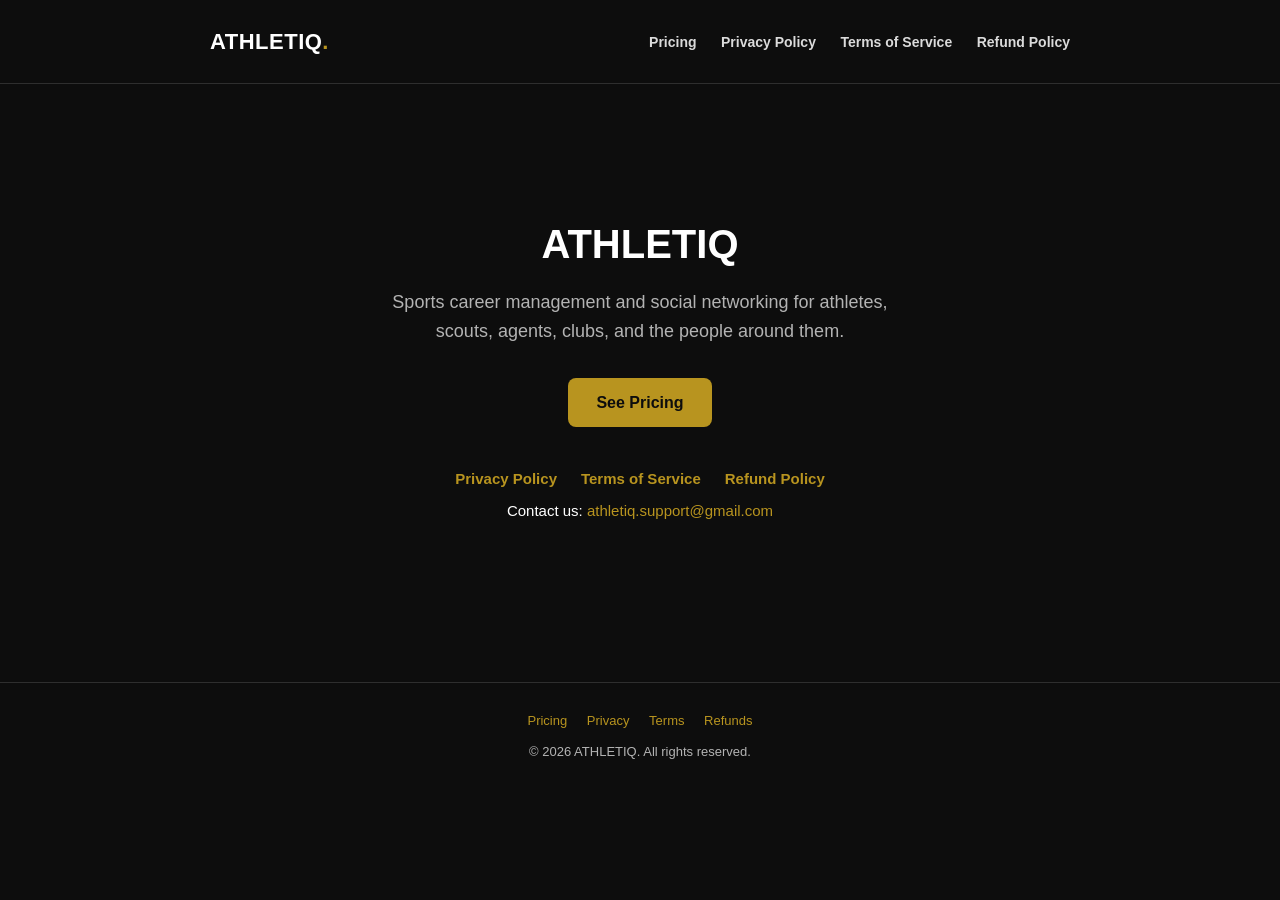
<file: index.html>
<!doctype html>
<html lang="en">
<head>
<meta charset="utf-8">
<meta name="viewport" content="width=device-width, initial-scale=1">
<title>ATHLETIQ</title>
<link rel="stylesheet" href="style.css">
</head>
<body class="dark">

<header class="site-header">
  <div class="wrap">
    <span class="logo">ATHLETIQ<span class="dot">.</span></span>
    <nav class="site-nav">
      <a href="pricing.html">Pricing</a>
      <a href="privacy.html">Privacy Policy</a>
      <a href="terms.html">Terms of Service</a>
      <a href="refund.html">Refund Policy</a>
    </nav>
  </div>
</header>

<main>
  <div class="hero">
    <h1>ATHLETIQ</h1>
    <p class="tagline">Sports career management and social networking for athletes, scouts, agents, clubs, and the people around them.</p>
    <a class="btn" href="pricing.html">See Pricing</a>

    <div class="link-row">
      <a href="privacy.html">Privacy Policy</a>
      <a href="terms.html">Terms of Service</a>
      <a href="refund.html">Refund Policy</a>
    </div>

    <p class="contact-line">Contact us: <a href="mailto:athletiq.support@gmail.com">athletiq.support@gmail.com</a></p>
  </div>
</main>

<footer class="site-footer">
  <div class="wrap">
    <div>
      <a href="pricing.html">Pricing</a>
      <a href="privacy.html">Privacy</a>
      <a href="terms.html">Terms</a>
      <a href="refund.html">Refunds</a>
    </div>
    <div style="margin-top:10px;">&copy; 2026 ATHLETIQ. All rights reserved.</div>
  </div>
</footer>

</body>
</html>
</file>
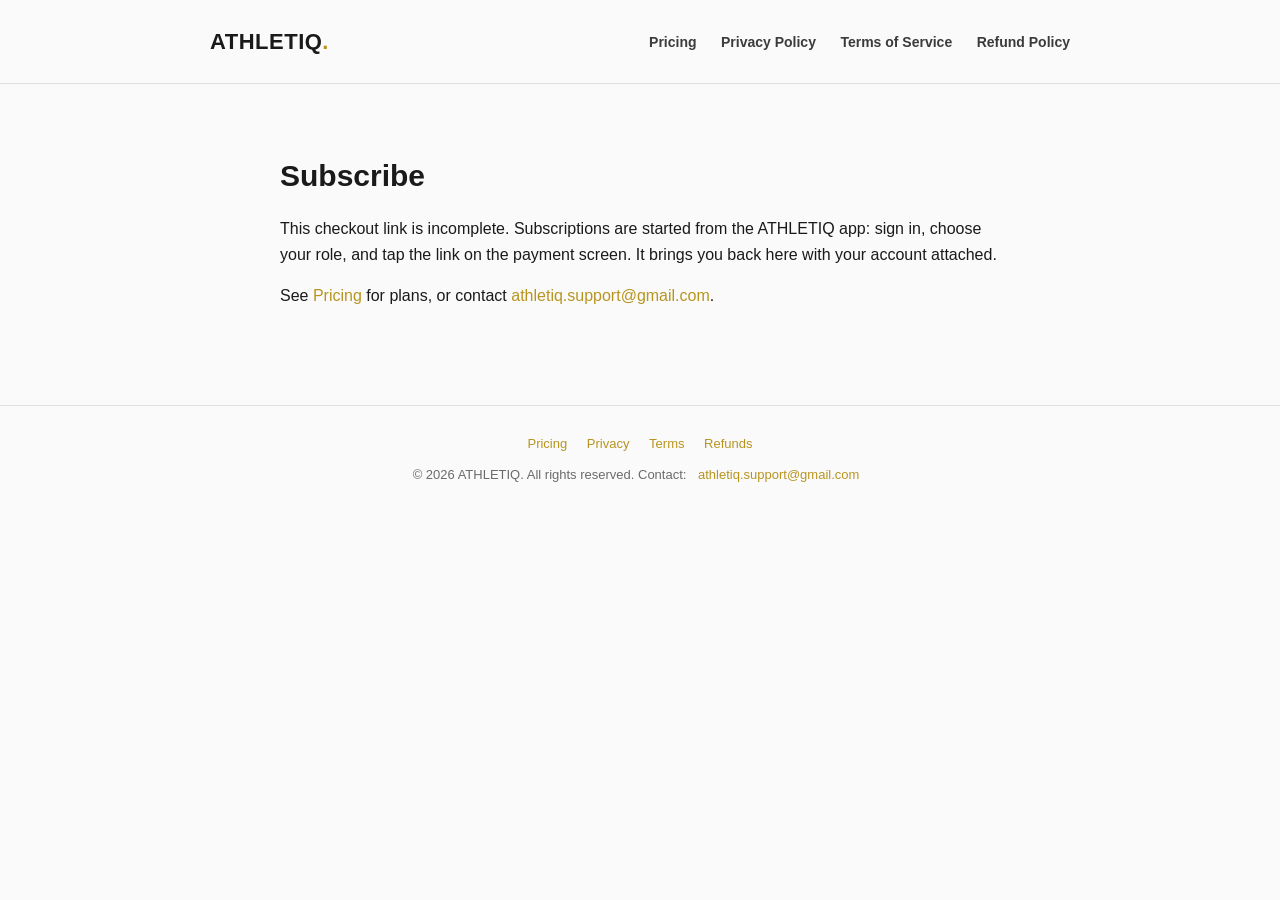
<file: checkout.html>
<!doctype html>
<html lang="en">
<head>
<meta charset="utf-8">
<meta name="viewport" content="width=device-width, initial-scale=1">
<meta name="robots" content="noindex">
<title>Subscribe — ATHLETIQ</title>
<link rel="stylesheet" href="style.css">
<!--
  Opened from the app's payment screen as
    checkout.html?role=<AppRole.name>&uid=<Firebase uid>&email=<email>
  The uid is passed to Paddle as customData.firebaseUid, which Paddle
  copies onto the subscription — functions/src/index.ts's paddleWebhook
  reads it from there to find users/{uid}. Without a uid, the webhook
  can't attribute the payment to anyone, so this page refuses to open
  checkout rather than take a payment it can't deliver.

  Provisioning happens ONLY in the webhook. The "payment received" state
  below is UX, not proof of payment — the app waits for the Firestore
  update, not for this page.
-->
</head>
<body class="light">

<header class="site-header">
  <div class="wrap">
    <a class="logo" href="index.html" style="color:inherit;">ATHLETIQ<span class="dot">.</span></a>
    <nav class="site-nav">
      <a href="pricing.html">Pricing</a>
      <a href="privacy.html">Privacy Policy</a>
      <a href="terms.html">Terms of Service</a>
      <a href="refund.html">Refund Policy</a>
    </nav>
  </div>
</header>

<main>
  <div class="wrap">
    <h1 class="page-title">Subscribe</h1>

    <section id="state-invalid" hidden>
      <p>This checkout link is incomplete. Subscriptions are started from the ATHLETIQ app: sign in, choose your role, and tap the link on the payment screen. It brings you back here with your account attached.</p>
      <p>See <a href="pricing.html">Pricing</a> for plans, or contact <a href="mailto:athletiq.support@gmail.com">athletiq.support@gmail.com</a>.</p>
    </section>

    <section id="state-ready" hidden>
      <p class="updated">Billed monthly in USD. Cancel anytime, effective at the end of the current billing period.</p>
      <table class="pricing">
        <tbody>
          <tr><td id="plan-label"></td><td class="price" id="plan-amount"></td></tr>
        </tbody>
      </table>
      <p id="account-line" class="checkout-account"></p>
      <button type="button" class="btn" id="subscribe-btn" disabled>Loading checkout…</button>
      <div class="note-box">
        By subscribing you agree to our <a href="terms.html">Terms of Service</a> and <a href="refund.html">Refund Policy</a>. Payments are processed by Paddle, our authorized reseller. Taxes may apply depending on your location.
      </div>
    </section>

    <section id="state-done" hidden>
      <p><strong>Payment received — thank you.</strong></p>
      <p>Go back to the ATHLETIQ app. Your role unlocks automatically once we've confirmed the payment, usually within a few seconds. You'll also get a receipt from Paddle by email.</p>
    </section>

    <section id="state-error" hidden>
      <p>Checkout couldn't be loaded. Please try again in a moment. If it keeps happening, contact <a href="mailto:athletiq.support@gmail.com">athletiq.support@gmail.com</a>.</p>
    </section>
  </div>
</main>

<footer class="site-footer">
  <div class="wrap">
    <div>
      <a href="pricing.html">Pricing</a>
      <a href="privacy.html">Privacy</a>
      <a href="terms.html">Terms</a>
      <a href="refund.html">Refunds</a>
    </div>
    <div style="margin-top:10px;">&copy; 2026 ATHLETIQ. All rights reserved. Contact: <a href="mailto:athletiq.support@gmail.com">athletiq.support@gmail.com</a></div>
  </div>
</footer>

<script src="paddle-config.js"></script>
<script src="https://cdn.paddle.com/paddle/v2/paddle.js"></script>
<script>
(function () {
  var config = window.ATHLETIQ_PADDLE;
  var params = new URLSearchParams(window.location.search);
  var role = params.get("role") || "";
  var uid = params.get("uid") || "";
  var email = params.get("email") || "";

  function show(id) {
    ["state-invalid", "state-ready", "state-done", "state-error"].forEach(function (s) {
      document.getElementById(s).hidden = s !== id;
    });
  }

  // Own-property check so ?role=toString etc. can't resolve to a
  // prototype member. Firebase uids are opaque; this only rejects
  // obviously malformed values, not a well-formed wrong uid.
  var plan = Object.prototype.hasOwnProperty.call(config.prices, role) ? config.prices[role] : null;
  if (!plan || !/^[A-Za-z0-9_-]{1,128}$/.test(uid)) {
    show("state-invalid");
    return;
  }

  document.getElementById("plan-label").textContent = plan.label;
  document.getElementById("plan-amount").textContent = plan.amount;
  document.getElementById("account-line").textContent = email
    ? "Subscribing as " + email + "."
    : "";
  show("state-ready");

  if (typeof Paddle === "undefined") {
    show("state-error");
    return;
  }

  if (config.environment === "sandbox") {
    Paddle.Environment.set("sandbox");
  }

  Paddle.Initialize({
    token: config.clientToken,
    eventCallback: function (event) {
      if (event.name === "checkout.completed") {
        show("state-done");
      } else if (event.name === "checkout.error") {
        console.error("Paddle checkout error", event);
        show("state-error");
      }
    },
  });

  var button = document.getElementById("subscribe-btn");
  button.disabled = false;
  button.textContent = "Continue to payment";
  button.addEventListener("click", function () {
    var options = {
      items: [{ priceId: plan.priceId, quantity: 1 }],
      customData: { firebaseUid: uid },
      settings: { variant: "one-page", displayMode: "overlay", theme: "light" },
    };
    if (email) {
      options.customer = { email: email };
    }
    Paddle.Checkout.open(options);
  });
})();
</script>

</body>
</html>
</file>
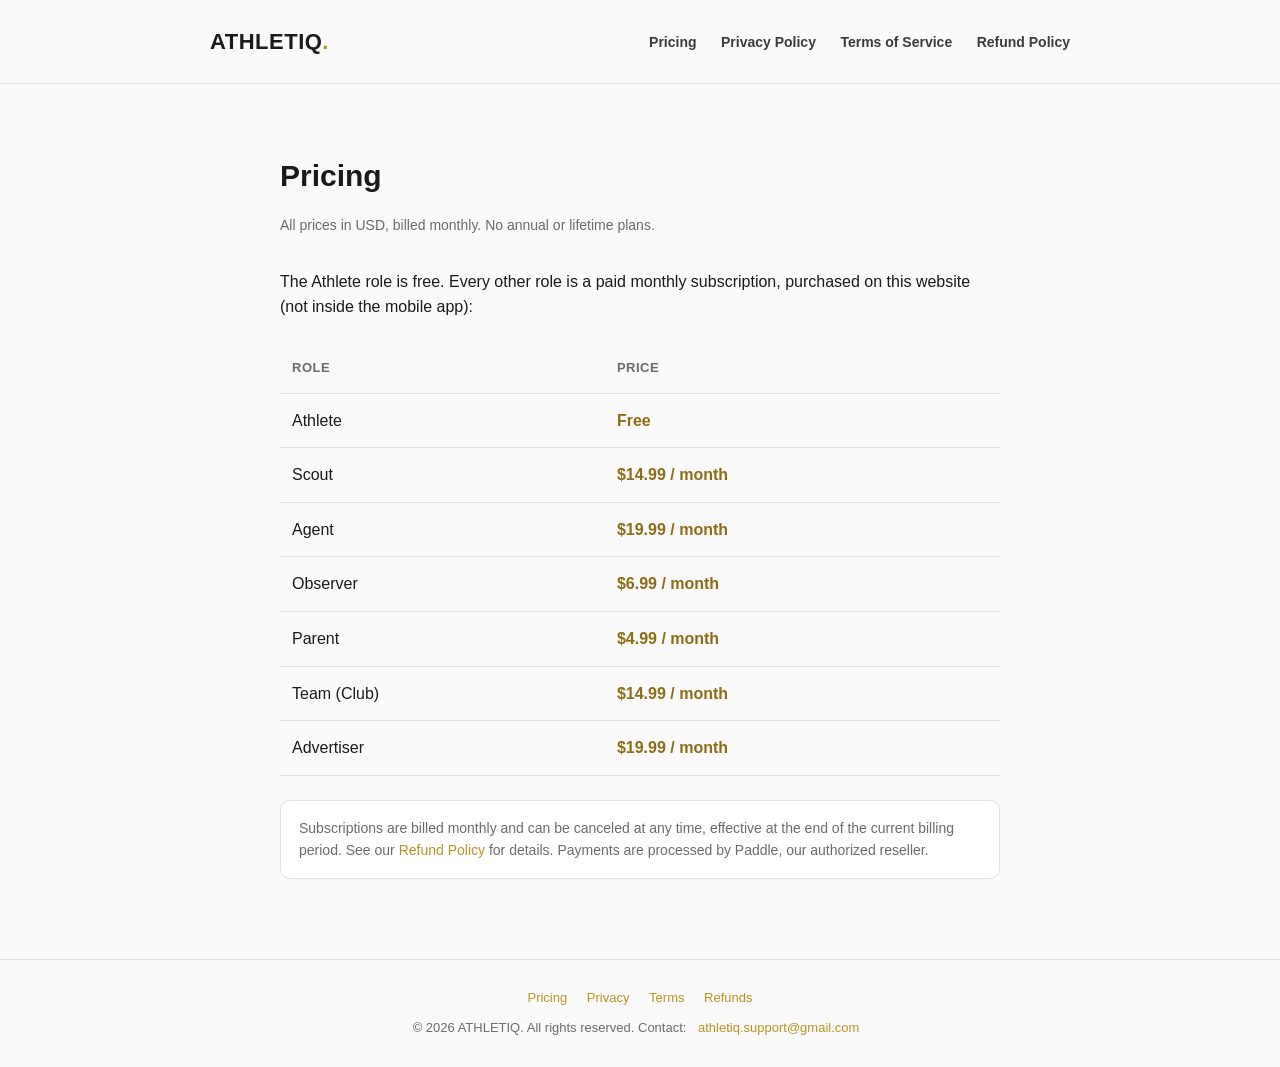
<file: pricing.html>
<!doctype html>
<html lang="en">
<head>
<meta charset="utf-8">
<meta name="viewport" content="width=device-width, initial-scale=1">
<title>Pricing — ATHLETIQ</title>
<link rel="stylesheet" href="style.css">
</head>
<body class="light">

<header class="site-header">
  <div class="wrap">
    <a class="logo" href="index.html" style="color:inherit;">ATHLETIQ<span class="dot">.</span></a>
    <nav class="site-nav">
      <a href="pricing.html">Pricing</a>
      <a href="privacy.html">Privacy Policy</a>
      <a href="terms.html">Terms of Service</a>
      <a href="refund.html">Refund Policy</a>
    </nav>
  </div>
</header>

<main>
  <div class="wrap">
    <h1 class="page-title">Pricing</h1>
    <p class="updated">All prices in USD, billed monthly. No annual or lifetime plans.</p>

    <p>The Athlete role is free. Every other role is a paid monthly subscription, purchased on this website (not inside the mobile app):</p>

    <table class="pricing">
      <thead>
        <tr><th>Role</th><th>Price</th></tr>
      </thead>
      <tbody>
        <tr><td>Athlete</td><td class="price">Free</td></tr>
        <tr><td>Scout</td><td class="price">$14.99 / month</td></tr>
        <tr><td>Agent</td><td class="price">$19.99 / month</td></tr>
        <tr><td>Observer</td><td class="price">$6.99 / month</td></tr>
        <tr><td>Parent</td><td class="price">$4.99 / month</td></tr>
        <tr><td>Team (Club)</td><td class="price">$14.99 / month</td></tr>
        <tr><td>Advertiser</td><td class="price">$19.99 / month</td></tr>
      </tbody>
    </table>

    <div class="note-box">
      Subscriptions are billed monthly and can be canceled at any time, effective at the end of the current billing period. See our <a href="refund.html">Refund Policy</a> for details. Payments are processed by Paddle, our authorized reseller.
    </div>
  </div>
</main>

<footer class="site-footer">
  <div class="wrap">
    <div>
      <a href="pricing.html">Pricing</a>
      <a href="privacy.html">Privacy</a>
      <a href="terms.html">Terms</a>
      <a href="refund.html">Refunds</a>
    </div>
    <div style="margin-top:10px;">&copy; 2026 ATHLETIQ. All rights reserved. Contact: <a href="mailto:athletiq.support@gmail.com">athletiq.support@gmail.com</a></div>
  </div>
</footer>

</body>
</html>
</file>
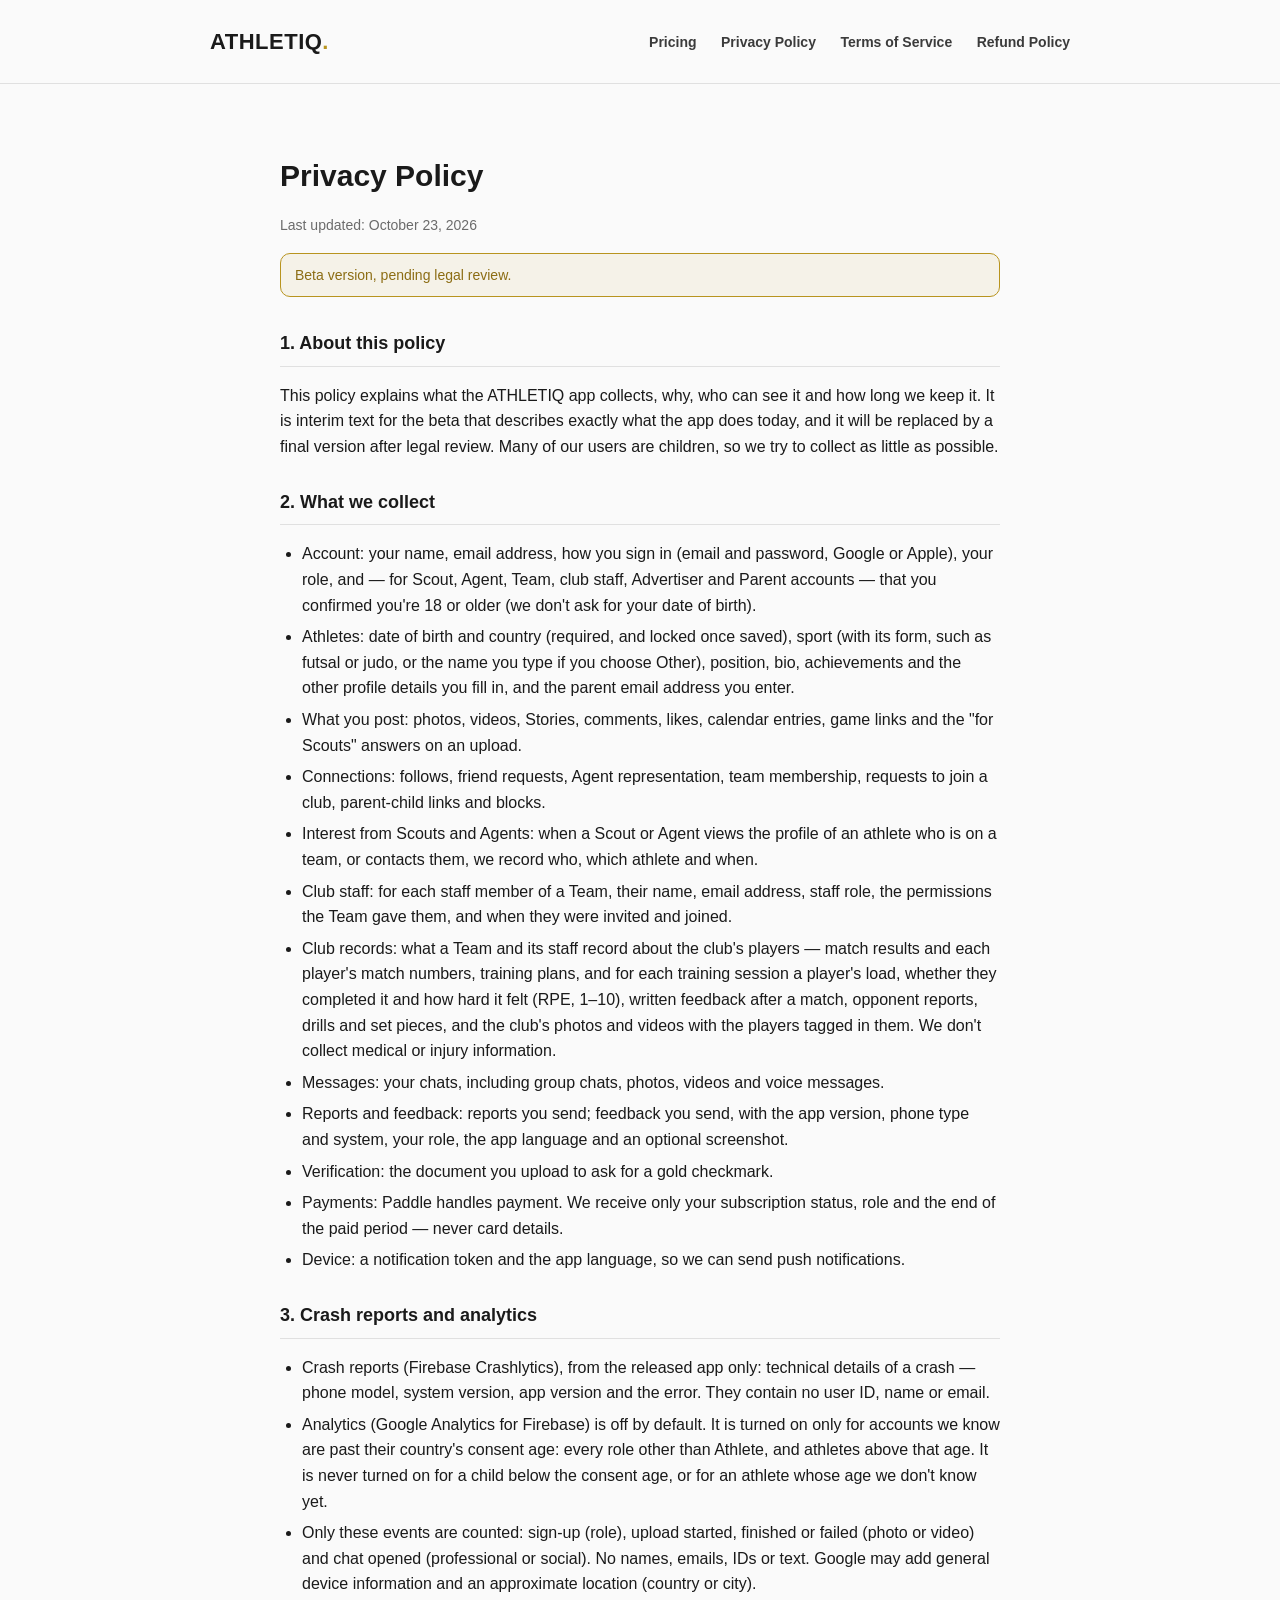
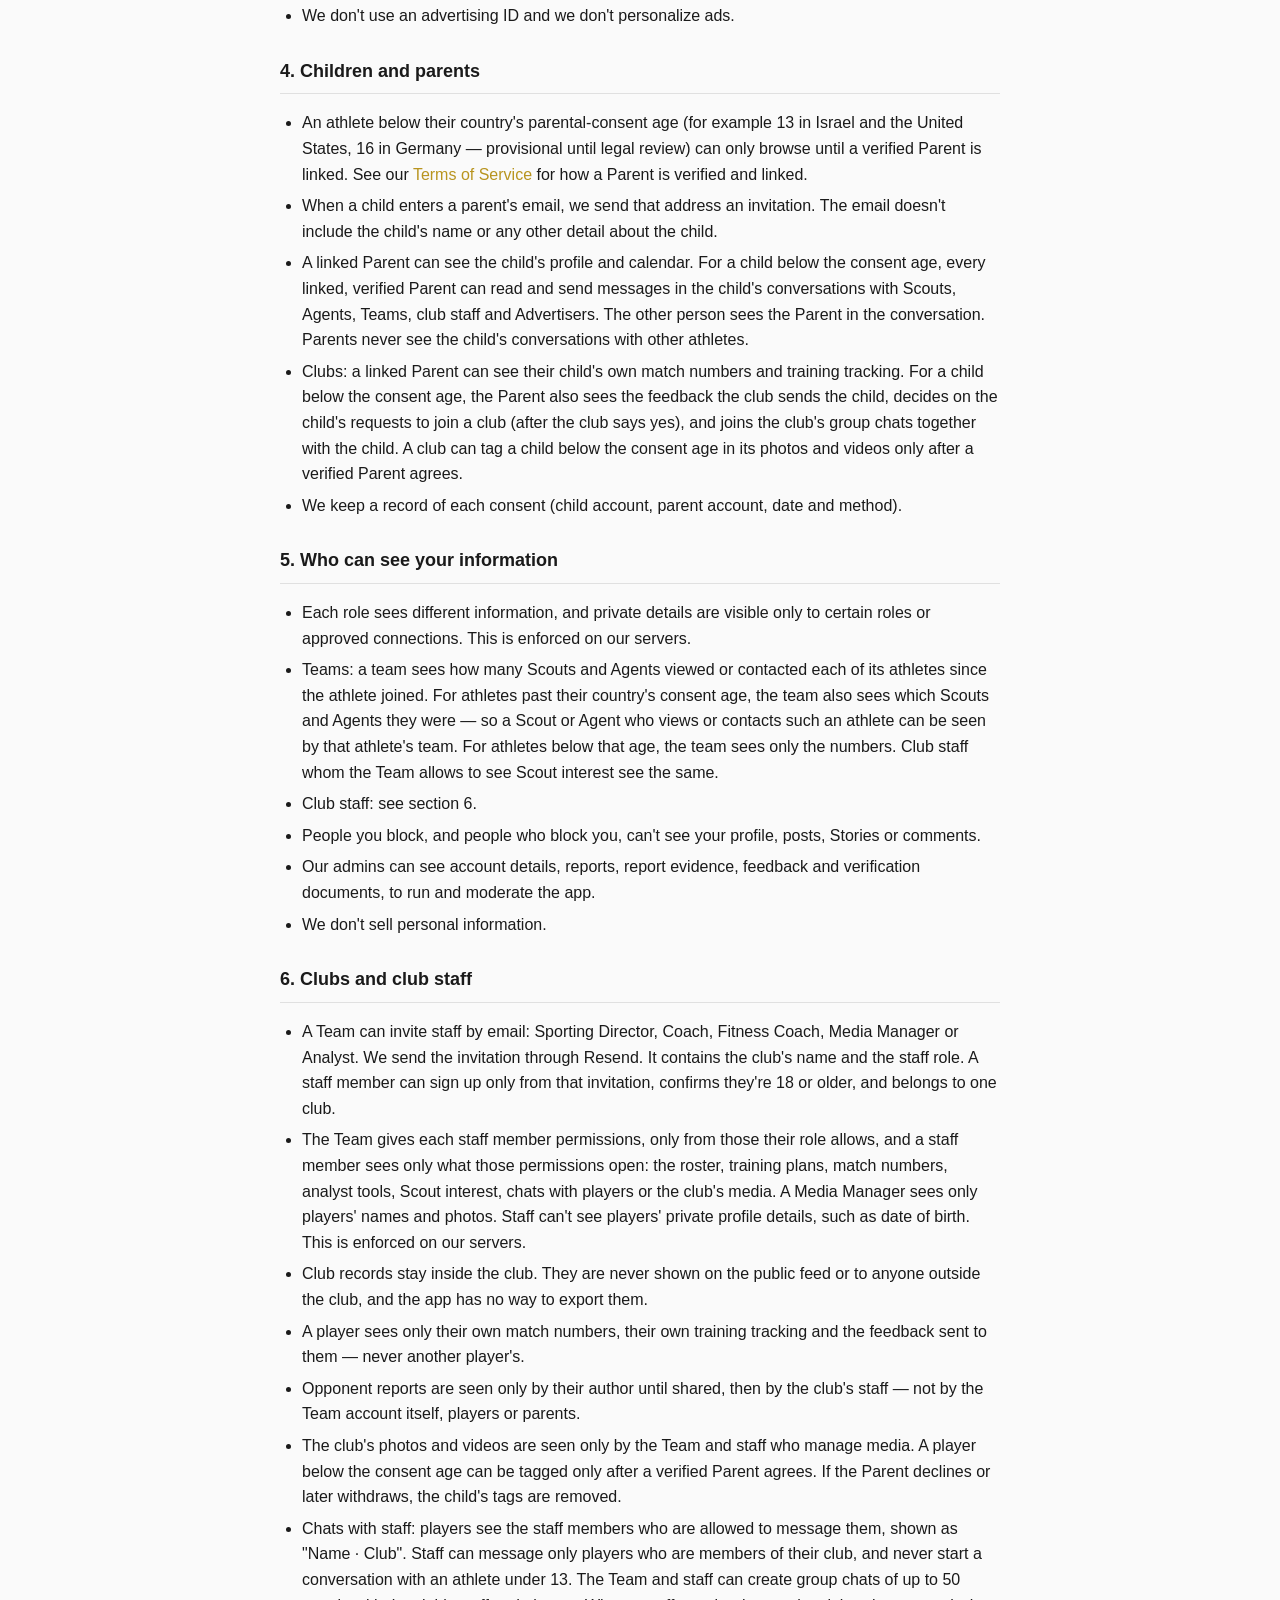
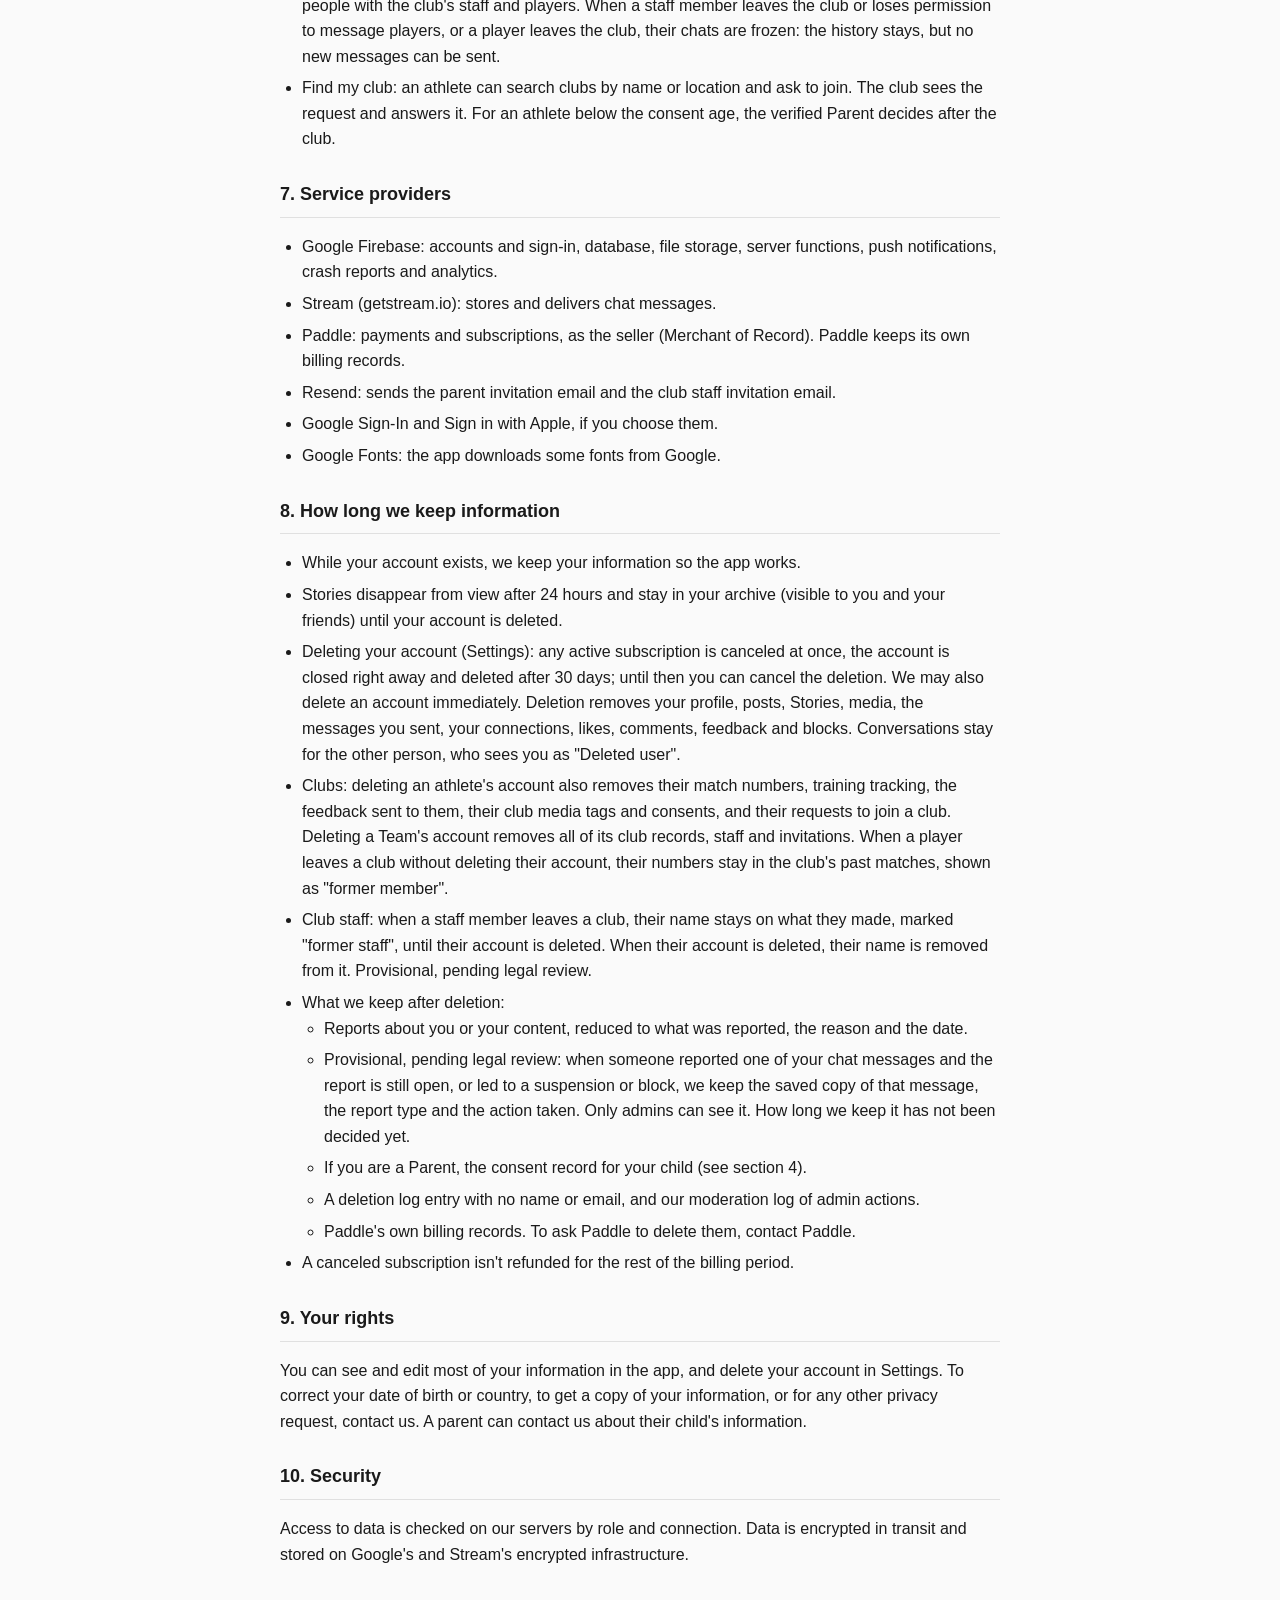
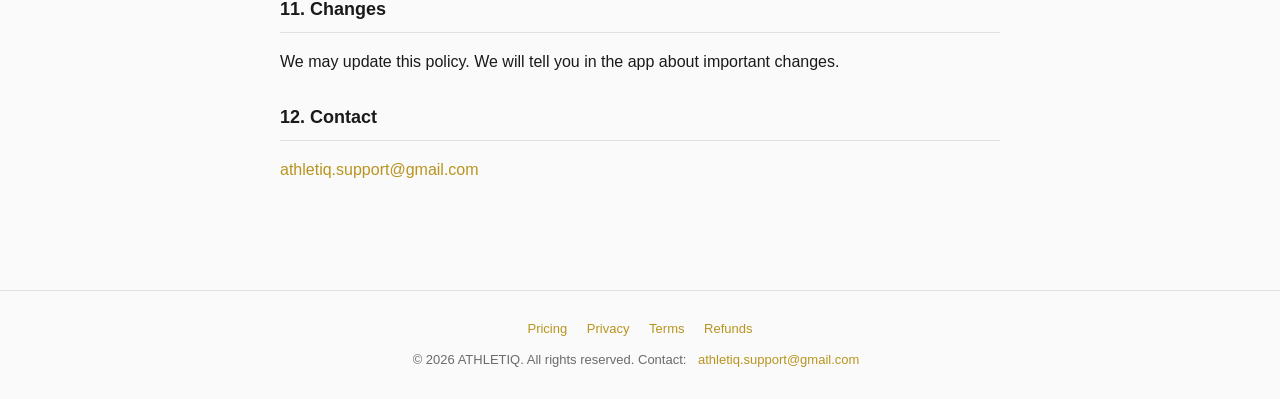
<file: privacy.html>
<!doctype html>
<html lang="en">
<head>
<meta charset="utf-8">
<meta name="viewport" content="width=device-width, initial-scale=1">
<title>Privacy Policy — ATHLETIQ</title>
<link rel="stylesheet" href="style.css">
</head>
<body class="light">

<header class="site-header">
  <div class="wrap">
    <a class="logo" href="index.html" style="color:inherit;">ATHLETIQ<span class="dot">.</span></a>
    <nav class="site-nav">
      <a href="pricing.html">Pricing</a>
      <a href="privacy.html">Privacy Policy</a>
      <a href="terms.html">Terms of Service</a>
      <a href="refund.html">Refund Policy</a>
    </nav>
  </div>
</header>

<main>
  <div class="wrap">
    <h1 class="page-title">Privacy Policy</h1>
    <p class="updated">Last updated: October 23, 2026</p>
    <p class="beta-notice">Beta version, pending legal review.</p>

    <section class="legal-section">
      <h2>1. About this policy</h2>
      <p>This policy explains what the ATHLETIQ app collects, why, who can see it and how long we keep it. It is interim text for the beta that describes exactly what the app does today, and it will be replaced by a final version after legal review. Many of our users are children, so we try to collect as little as possible.</p>
    </section>

    <section class="legal-section">
      <h2>2. What we collect</h2>
      <ul>
        <li>Account: your name, email address, how you sign in (email and password, Google or Apple), your role, and — for Scout, Agent, Team, club staff, Advertiser and Parent accounts — that you confirmed you're 18 or older (we don't ask for your date of birth).</li>
        <li>Athletes: date of birth and country (required, and locked once saved), sport (with its form, such as futsal or judo, or the name you type if you choose Other), position, bio, achievements and the other profile details you fill in, and the parent email address you enter.</li>
        <li>What you post: photos, videos, Stories, comments, likes, calendar entries, game links and the "for Scouts" answers on an upload.</li>
        <li>Connections: follows, friend requests, Agent representation, team membership, requests to join a club, parent-child links and blocks.</li>
        <li>Interest from Scouts and Agents: when a Scout or Agent views the profile of an athlete who is on a team, or contacts them, we record who, which athlete and when.</li>
        <li>Club staff: for each staff member of a Team, their name, email address, staff role, the permissions the Team gave them, and when they were invited and joined.</li>
        <li>Club records: what a Team and its staff record about the club's players — match results and each player's match numbers, training plans, and for each training session a player's load, whether they completed it and how hard it felt (RPE, 1–10), written feedback after a match, opponent reports, drills and set pieces, and the club's photos and videos with the players tagged in them. We don't collect medical or injury information.</li>
        <li>Messages: your chats, including group chats, photos, videos and voice messages.</li>
        <li>Reports and feedback: reports you send; feedback you send, with the app version, phone type and system, your role, the app language and an optional screenshot.</li>
        <li>Verification: the document you upload to ask for a gold checkmark.</li>
        <li>Payments: Paddle handles payment. We receive only your subscription status, role and the end of the paid period — never card details.</li>
        <li>Device: a notification token and the app language, so we can send push notifications.</li>
      </ul>
    </section>

    <section class="legal-section">
      <h2>3. Crash reports and analytics</h2>
      <ul>
        <li>Crash reports (Firebase Crashlytics), from the released app only: technical details of a crash — phone model, system version, app version and the error. They contain no user ID, name or email.</li>
        <li>Analytics (Google Analytics for Firebase) is off by default. It is turned on only for accounts we know are past their country's consent age: every role other than Athlete, and athletes above that age. It is never turned on for a child below the consent age, or for an athlete whose age we don't know yet.</li>
        <li>Only these events are counted: sign-up (role), upload started, finished or failed (photo or video) and chat opened (professional or social). No names, emails, IDs or text. Google may add general device information and an approximate location (country or city).</li>
        <li>We don't use an advertising ID and we don't personalize ads.</li>
      </ul>
    </section>

    <section class="legal-section">
      <h2>4. Children and parents</h2>
      <ul>
        <li>An athlete below their country's parental-consent age (for example 13 in Israel and the United States, 16 in Germany — provisional until legal review) can only browse until a verified Parent is linked. See our <a href="terms.html">Terms of Service</a> for how a Parent is verified and linked.</li>
        <li>When a child enters a parent's email, we send that address an invitation. The email doesn't include the child's name or any other detail about the child.</li>
        <li>A linked Parent can see the child's profile and calendar. For a child below the consent age, every linked, verified Parent can read and send messages in the child's conversations with Scouts, Agents, Teams, club staff and Advertisers. The other person sees the Parent in the conversation. Parents never see the child's conversations with other athletes.</li>
        <li>Clubs: a linked Parent can see their child's own match numbers and training tracking. For a child below the consent age, the Parent also sees the feedback the club sends the child, decides on the child's requests to join a club (after the club says yes), and joins the club's group chats together with the child. A club can tag a child below the consent age in its photos and videos only after a verified Parent agrees.</li>
        <li>We keep a record of each consent (child account, parent account, date and method).</li>
      </ul>
    </section>

    <section class="legal-section">
      <h2>5. Who can see your information</h2>
      <ul>
        <li>Each role sees different information, and private details are visible only to certain roles or approved connections. This is enforced on our servers.</li>
        <li>Teams: a team sees how many Scouts and Agents viewed or contacted each of its athletes since the athlete joined. For athletes past their country&#39;s consent age, the team also sees which Scouts and Agents they were — so a Scout or Agent who views or contacts such an athlete can be seen by that athlete&#39;s team. For athletes below that age, the team sees only the numbers. Club staff whom the Team allows to see Scout interest see the same.</li>
        <li>Club staff: see section 6.</li>
        <li>People you block, and people who block you, can't see your profile, posts, Stories or comments.</li>
        <li>Our admins can see account details, reports, report evidence, feedback and verification documents, to run and moderate the app.</li>
        <li>We don't sell personal information.</li>
      </ul>
    </section>

    <section class="legal-section">
      <h2>6. Clubs and club staff</h2>
      <ul>
        <li>A Team can invite staff by email: Sporting Director, Coach, Fitness Coach, Media Manager or Analyst. We send the invitation through Resend. It contains the club's name and the staff role. A staff member can sign up only from that invitation, confirms they're 18 or older, and belongs to one club.</li>
        <li>The Team gives each staff member permissions, only from those their role allows, and a staff member sees only what those permissions open: the roster, training plans, match numbers, analyst tools, Scout interest, chats with players or the club's media. A Media Manager sees only players' names and photos. Staff can't see players' private profile details, such as date of birth. This is enforced on our servers.</li>
        <li>Club records stay inside the club. They are never shown on the public feed or to anyone outside the club, and the app has no way to export them.</li>
        <li>A player sees only their own match numbers, their own training tracking and the feedback sent to them — never another player's.</li>
        <li>Opponent reports are seen only by their author until shared, then by the club's staff — not by the Team account itself, players or parents.</li>
        <li>The club's photos and videos are seen only by the Team and staff who manage media. A player below the consent age can be tagged only after a verified Parent agrees. If the Parent declines or later withdraws, the child's tags are removed.</li>
        <li>Chats with staff: players see the staff members who are allowed to message them, shown as "Name · Club". Staff can message only players who are members of their club, and never start a conversation with an athlete under 13. The Team and staff can create group chats of up to 50 people with the club's staff and players. When a staff member leaves the club or loses permission to message players, or a player leaves the club, their chats are frozen: the history stays, but no new messages can be sent.</li>
        <li>Find my club: an athlete can search clubs by name or location and ask to join. The club sees the request and answers it. For an athlete below the consent age, the verified Parent decides after the club.</li>
      </ul>
    </section>

    <section class="legal-section">
      <h2>7. Service providers</h2>
      <ul>
        <li>Google Firebase: accounts and sign-in, database, file storage, server functions, push notifications, crash reports and analytics.</li>
        <li>Stream (getstream.io): stores and delivers chat messages.</li>
        <li>Paddle: payments and subscriptions, as the seller (Merchant of Record). Paddle keeps its own billing records.</li>
        <li>Resend: sends the parent invitation email and the club staff invitation email.</li>
        <li>Google Sign-In and Sign in with Apple, if you choose them.</li>
        <li>Google Fonts: the app downloads some fonts from Google.</li>
      </ul>
    </section>

    <section class="legal-section">
      <h2>8. How long we keep information</h2>
      <ul>
        <li>While your account exists, we keep your information so the app works.</li>
        <li>Stories disappear from view after 24 hours and stay in your archive (visible to you and your friends) until your account is deleted.</li>
        <li>Deleting your account (Settings): any active subscription is canceled at once, the account is closed right away and deleted after 30 days; until then you can cancel the deletion. We may also delete an account immediately. Deletion removes your profile, posts, Stories, media, the messages you sent, your connections, likes, comments, feedback and blocks. Conversations stay for the other person, who sees you as "Deleted user".</li>
        <li>Clubs: deleting an athlete's account also removes their match numbers, training tracking, the feedback sent to them, their club media tags and consents, and their requests to join a club. Deleting a Team's account removes all of its club records, staff and invitations. When a player leaves a club without deleting their account, their numbers stay in the club's past matches, shown as "former member".</li>
        <li>Club staff: when a staff member leaves a club, their name stays on what they made, marked "former staff", until their account is deleted. When their account is deleted, their name is removed from it. Provisional, pending legal review.</li>
        <li>What we keep after deletion:<ul><li>Reports about you or your content, reduced to what was reported, the reason and the date.</li><li>Provisional, pending legal review: when someone reported one of your chat messages and the report is still open, or led to a suspension or block, we keep the saved copy of that message, the report type and the action taken. Only admins can see it. How long we keep it has not been decided yet.</li><li>If you are a Parent, the consent record for your child (see section 4).</li><li>A deletion log entry with no name or email, and our moderation log of admin actions.</li><li>Paddle's own billing records. To ask Paddle to delete them, contact Paddle.</li></ul></li>
        <li>A canceled subscription isn't refunded for the rest of the billing period.</li>
      </ul>
    </section>

    <section class="legal-section">
      <h2>9. Your rights</h2>
      <p>You can see and edit most of your information in the app, and delete your account in Settings. To correct your date of birth or country, to get a copy of your information, or for any other privacy request, contact us. A parent can contact us about their child's information.</p>
    </section>

    <section class="legal-section">
      <h2>10. Security</h2>
      <p>Access to data is checked on our servers by role and connection. Data is encrypted in transit and stored on Google's and Stream's encrypted infrastructure.</p>
    </section>

    <section class="legal-section">
      <h2>11. Changes</h2>
      <p>We may update this policy. We will tell you in the app about important changes.</p>
    </section>

    <section class="legal-section">
      <h2>12. Contact</h2>
      <p><a href="mailto:athletiq.support@gmail.com">athletiq.support@gmail.com</a></p>
    </section>
  </div>
</main>

<footer class="site-footer">
  <div class="wrap">
    <div>
      <a href="pricing.html">Pricing</a>
      <a href="privacy.html">Privacy</a>
      <a href="terms.html">Terms</a>
      <a href="refund.html">Refunds</a>
    </div>
    <div style="margin-top:10px;">&copy; 2026 ATHLETIQ. All rights reserved. Contact: <a href="mailto:athletiq.support@gmail.com">athletiq.support@gmail.com</a></div>
  </div>
</footer>

</body>
</html>
</file>
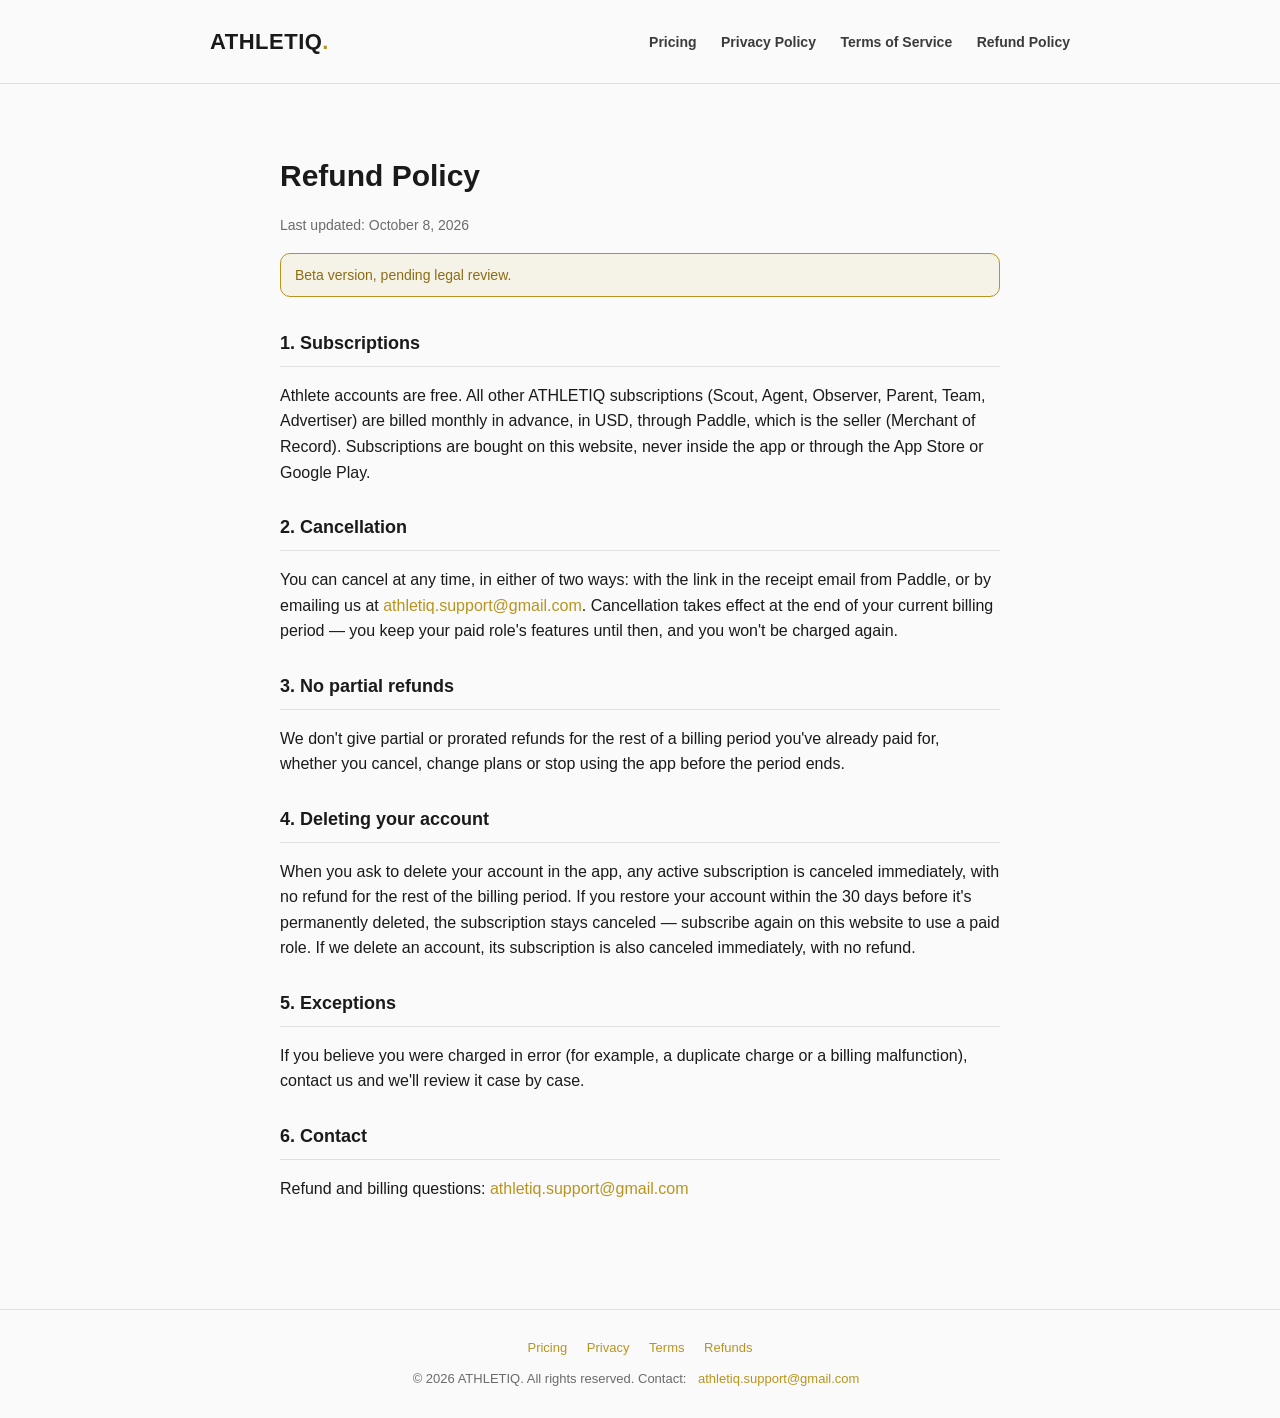
<file: refund.html>
<!doctype html>
<html lang="en">
<head>
<meta charset="utf-8">
<meta name="viewport" content="width=device-width, initial-scale=1">
<title>Refund Policy — ATHLETIQ</title>
<link rel="stylesheet" href="style.css">
</head>
<body class="light">

<header class="site-header">
  <div class="wrap">
    <a class="logo" href="index.html" style="color:inherit;">ATHLETIQ<span class="dot">.</span></a>
    <nav class="site-nav">
      <a href="pricing.html">Pricing</a>
      <a href="privacy.html">Privacy Policy</a>
      <a href="terms.html">Terms of Service</a>
      <a href="refund.html">Refund Policy</a>
    </nav>
  </div>
</header>

<main>
  <div class="wrap">
    <h1 class="page-title">Refund Policy</h1>
    <p class="updated">Last updated: October 8, 2026</p>
    <p class="beta-notice">Beta version, pending legal review.</p>

    <section class="legal-section">
      <h2>1. Subscriptions</h2>
      <p>Athlete accounts are free. All other ATHLETIQ subscriptions (Scout, Agent, Observer, Parent, Team, Advertiser) are billed monthly in advance, in USD, through Paddle, which is the seller (Merchant of Record). Subscriptions are bought on this website, never inside the app or through the App Store or Google Play.</p>
    </section>

    <section class="legal-section">
      <h2>2. Cancellation</h2>
      <p>You can cancel at any time, in either of two ways: with the link in the receipt email from Paddle, or by emailing us at <a href="mailto:athletiq.support@gmail.com">athletiq.support@gmail.com</a>. Cancellation takes effect at the end of your current billing period — you keep your paid role's features until then, and you won't be charged again.</p>
    </section>

    <section class="legal-section">
      <h2>3. No partial refunds</h2>
      <p>We don't give partial or prorated refunds for the rest of a billing period you've already paid for, whether you cancel, change plans or stop using the app before the period ends.</p>
    </section>

    <section class="legal-section">
      <h2>4. Deleting your account</h2>
      <p>When you ask to delete your account in the app, any active subscription is canceled immediately, with no refund for the rest of the billing period. If you restore your account within the 30 days before it's permanently deleted, the subscription stays canceled — subscribe again on this website to use a paid role. If we delete an account, its subscription is also canceled immediately, with no refund.</p>
    </section>

    <section class="legal-section">
      <h2>5. Exceptions</h2>
      <p>If you believe you were charged in error (for example, a duplicate charge or a billing malfunction), contact us and we'll review it case by case.</p>
    </section>

    <section class="legal-section">
      <h2>6. Contact</h2>
      <p>Refund and billing questions: <a href="mailto:athletiq.support@gmail.com">athletiq.support@gmail.com</a></p>
    </section>
  </div>
</main>

<footer class="site-footer">
  <div class="wrap">
    <div>
      <a href="pricing.html">Pricing</a>
      <a href="privacy.html">Privacy</a>
      <a href="terms.html">Terms</a>
      <a href="refund.html">Refunds</a>
    </div>
    <div style="margin-top:10px;">&copy; 2026 ATHLETIQ. All rights reserved. Contact: <a href="mailto:athletiq.support@gmail.com">athletiq.support@gmail.com</a></div>
  </div>
</footer>

</body>
</html>
</file>
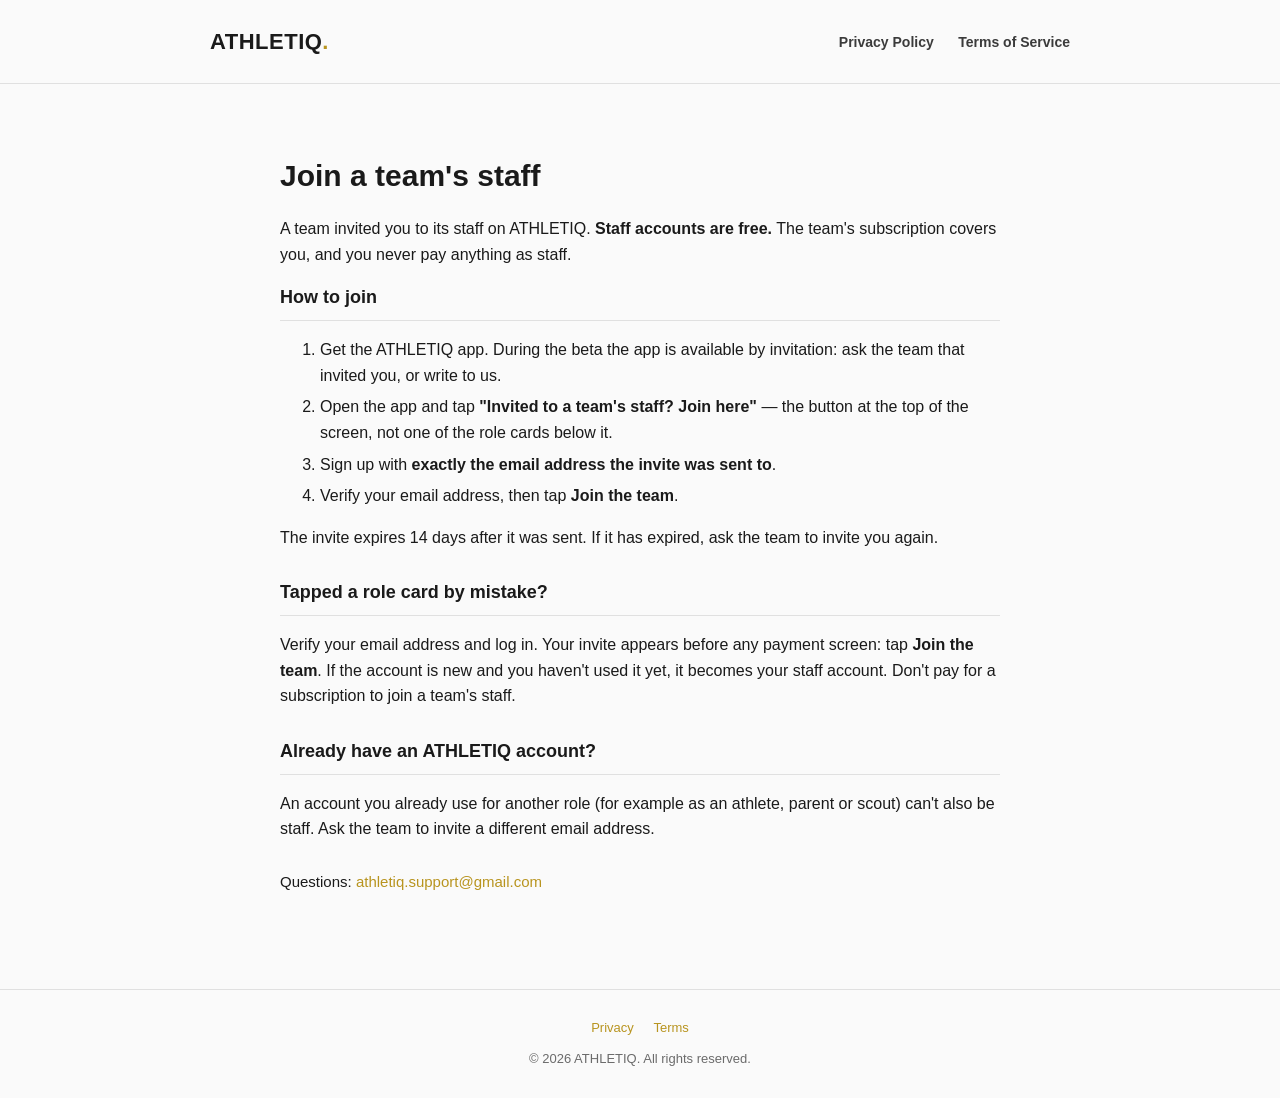
<file: staff.html>
<!doctype html>
<html lang="en">
<head>
<meta charset="utf-8">
<meta name="viewport" content="width=device-width, initial-scale=1">
<title>Join a team's staff — ATHLETIQ</title>
<link rel="stylesheet" href="style.css">
</head>
<body class="light">
<!-- Linked from the staff invite email (functions/src/team_staff_email.ts,
     STAFF_JOIN_URL). Staff never pay: no pricing or checkout links here. -->
<header class="site-header">
  <div class="wrap">
    <a class="logo" href="index.html" style="color:inherit;">ATHLETIQ<span class="dot">.</span></a>
    <nav class="site-nav">
      <a href="privacy.html">Privacy Policy</a>
      <a href="terms.html">Terms of Service</a>
    </nav>
  </div>
</header>
<main>
  <div class="wrap">
    <h1 class="page-title">Join a team's staff</h1>
    <p>A team invited you to its staff on ATHLETIQ. <strong>Staff accounts are free.</strong> The team's subscription covers you, and you never pay anything as staff.</p>

    <section class="legal-section">
      <h2>How to join</h2>
      <ol>
        <li>Get the ATHLETIQ app. During the beta the app is available by invitation: ask the team that invited you, or write to us.</li>
        <li>Open the app and tap <strong>"Invited to a team's staff? Join here"</strong> — the button at the top of the screen, not one of the role cards below it.</li>
        <li>Sign up with <strong>exactly the email address the invite was sent to</strong>.</li>
        <li>Verify your email address, then tap <strong>Join the team</strong>.</li>
      </ol>
      <p>The invite expires 14 days after it was sent. If it has expired, ask the team to invite you again.</p>
    </section>

    <section class="legal-section">
      <h2>Tapped a role card by mistake?</h2>
      <p>Verify your email address and log in. Your invite appears before any payment screen: tap <strong>Join the team</strong>. If the account is new and you haven't used it yet, it becomes your staff account. Don't pay for a subscription to join a team's staff.</p>
    </section>

    <section class="legal-section">
      <h2>Already have an ATHLETIQ account?</h2>
      <p>An account you already use for another role (for example as an athlete, parent or scout) can't also be staff. Ask the team to invite a different email address.</p>
    </section>

    <p class="contact-line">Questions: <a href="mailto:athletiq.support@gmail.com">athletiq.support@gmail.com</a></p>
  </div>
</main>
<footer class="site-footer">
  <div class="wrap">
    <div>
      <a href="privacy.html">Privacy</a>
      <a href="terms.html">Terms</a>
    </div>
    <div style="margin-top:10px;">&copy; 2026 ATHLETIQ. All rights reserved.</div>
  </div>
</footer>
</body>
</html>
</file>
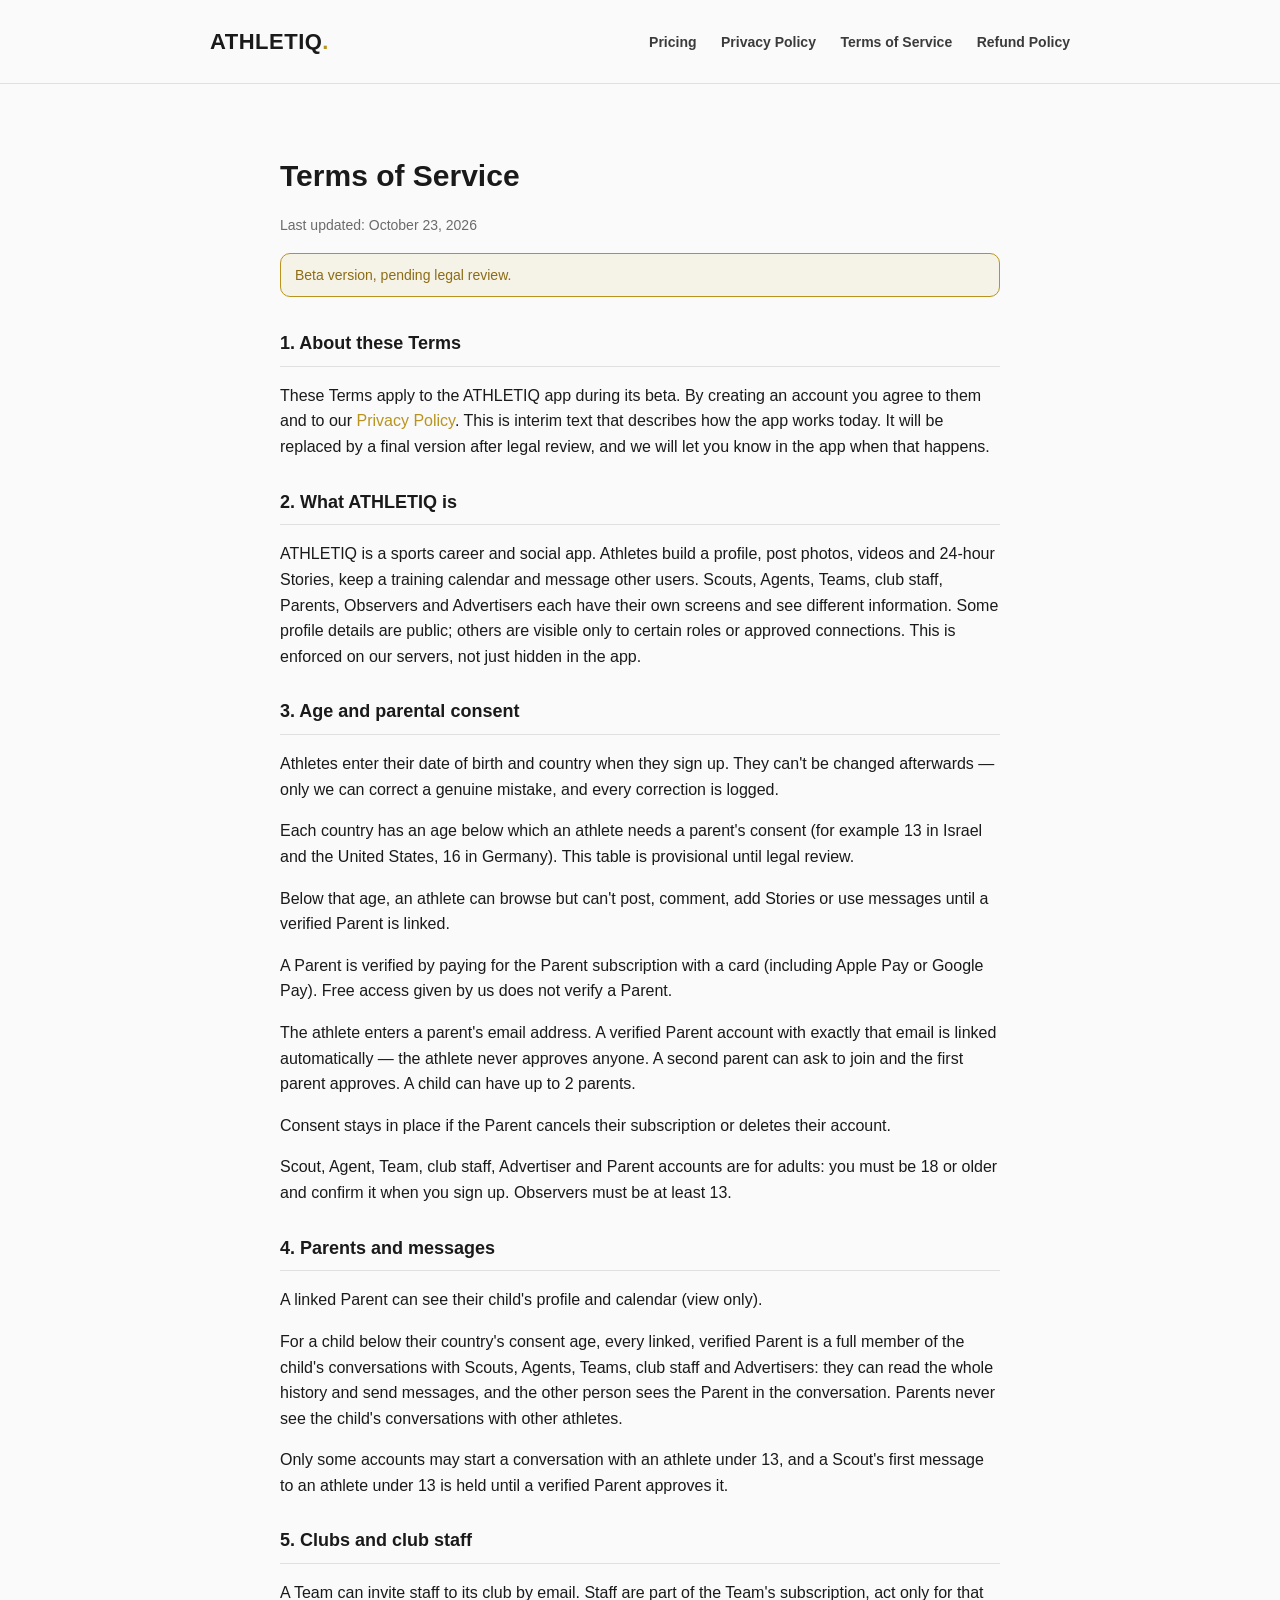
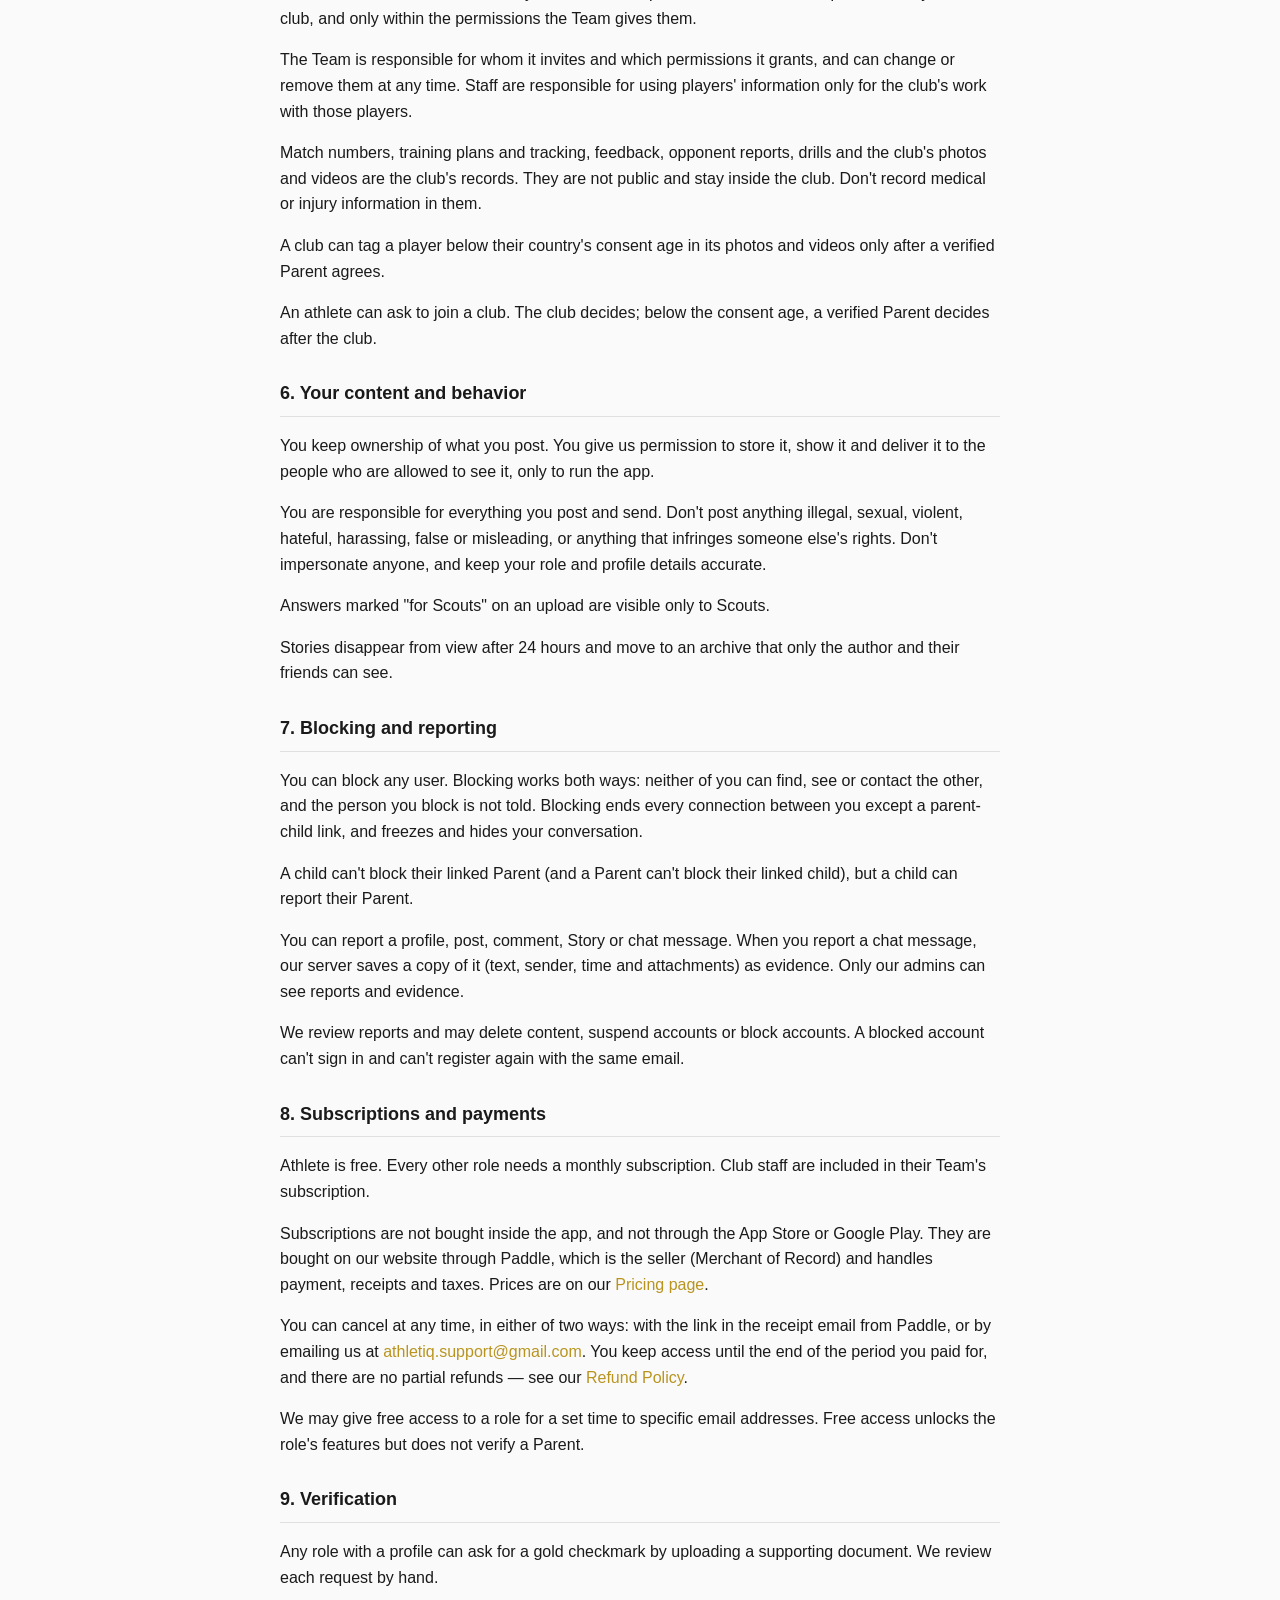
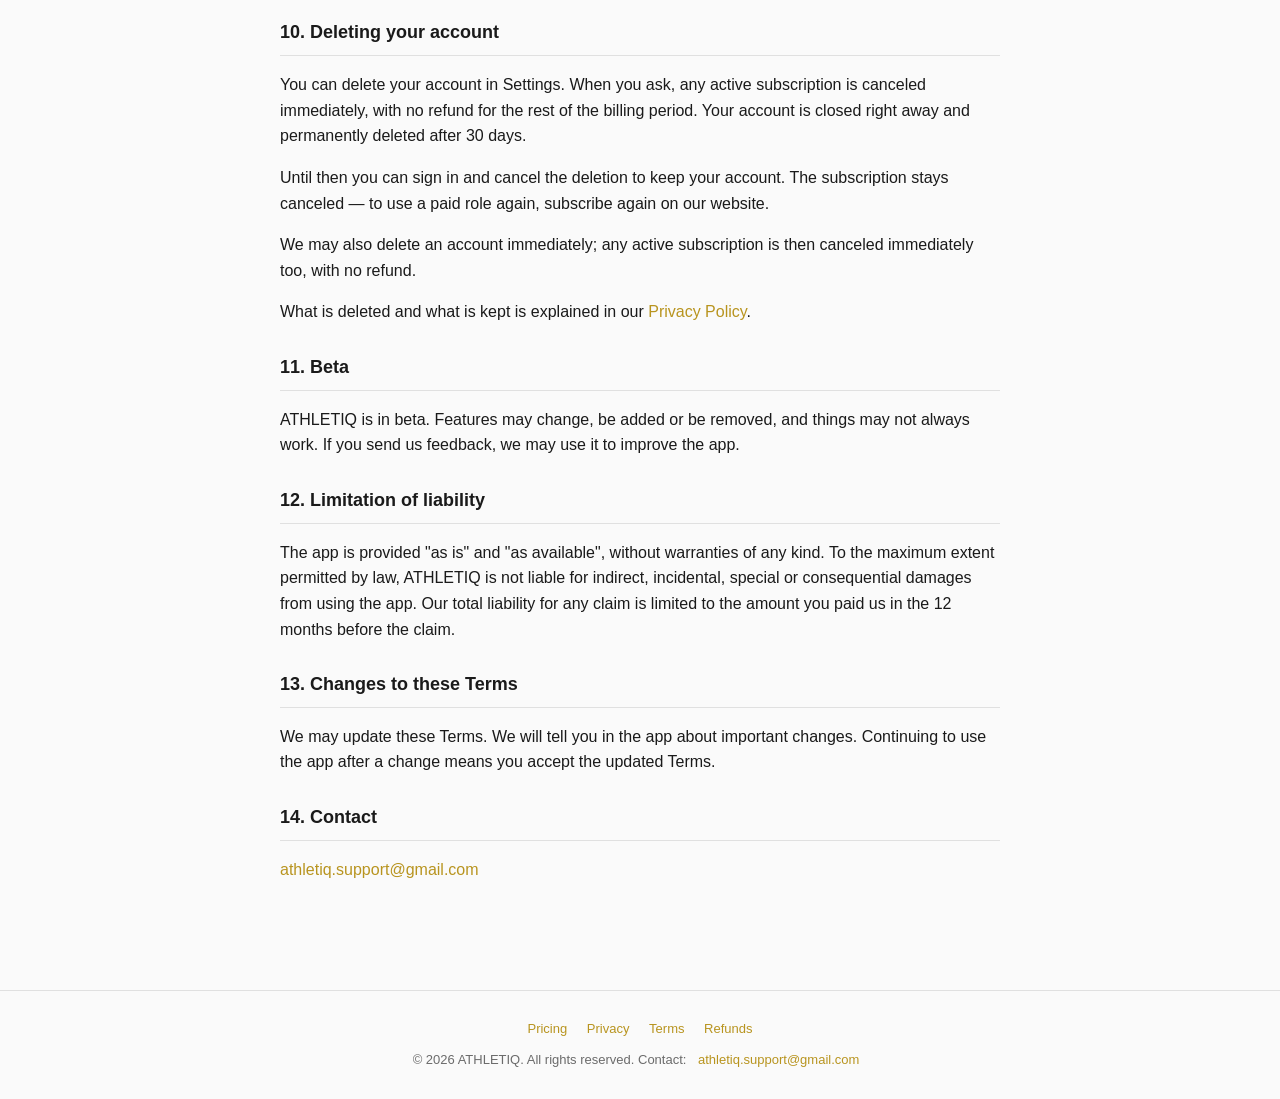
<file: terms.html>
<!doctype html>
<html lang="en">
<head>
<meta charset="utf-8">
<meta name="viewport" content="width=device-width, initial-scale=1">
<title>Terms of Service — ATHLETIQ</title>
<link rel="stylesheet" href="style.css">
</head>
<body class="light">

<header class="site-header">
  <div class="wrap">
    <a class="logo" href="index.html" style="color:inherit;">ATHLETIQ<span class="dot">.</span></a>
    <nav class="site-nav">
      <a href="pricing.html">Pricing</a>
      <a href="privacy.html">Privacy Policy</a>
      <a href="terms.html">Terms of Service</a>
      <a href="refund.html">Refund Policy</a>
    </nav>
  </div>
</header>

<main>
  <div class="wrap">
    <h1 class="page-title">Terms of Service</h1>
    <p class="updated">Last updated: October 23, 2026</p>
    <p class="beta-notice">Beta version, pending legal review.</p>

    <section class="legal-section">
      <h2>1. About these Terms</h2>
      <p>These Terms apply to the ATHLETIQ app during its beta. By creating an account you agree to them and to our <a href="privacy.html">Privacy Policy</a>. This is interim text that describes how the app works today. It will be replaced by a final version after legal review, and we will let you know in the app when that happens.</p>
    </section>

    <section class="legal-section">
      <h2>2. What ATHLETIQ is</h2>
      <p>ATHLETIQ is a sports career and social app. Athletes build a profile, post photos, videos and 24-hour Stories, keep a training calendar and message other users. Scouts, Agents, Teams, club staff, Parents, Observers and Advertisers each have their own screens and see different information. Some profile details are public; others are visible only to certain roles or approved connections. This is enforced on our servers, not just hidden in the app.</p>
    </section>

    <section class="legal-section">
      <h2>3. Age and parental consent</h2>
      <p>Athletes enter their date of birth and country when they sign up. They can't be changed afterwards — only we can correct a genuine mistake, and every correction is logged.</p>
      <p>Each country has an age below which an athlete needs a parent's consent (for example 13 in Israel and the United States, 16 in Germany). This table is provisional until legal review.</p>
      <p>Below that age, an athlete can browse but can't post, comment, add Stories or use messages until a verified Parent is linked.</p>
      <p>A Parent is verified by paying for the Parent subscription with a card (including Apple Pay or Google Pay). Free access given by us does not verify a Parent.</p>
      <p>The athlete enters a parent's email address. A verified Parent account with exactly that email is linked automatically — the athlete never approves anyone. A second parent can ask to join and the first parent approves. A child can have up to 2 parents.</p>
      <p>Consent stays in place if the Parent cancels their subscription or deletes their account.</p>
      <p>Scout, Agent, Team, club staff, Advertiser and Parent accounts are for adults: you must be 18 or older and confirm it when you sign up. Observers must be at least 13.</p>
    </section>

    <section class="legal-section">
      <h2>4. Parents and messages</h2>
      <p>A linked Parent can see their child's profile and calendar (view only).</p>
      <p>For a child below their country's consent age, every linked, verified Parent is a full member of the child's conversations with Scouts, Agents, Teams, club staff and Advertisers: they can read the whole history and send messages, and the other person sees the Parent in the conversation. Parents never see the child's conversations with other athletes.</p>
      <p>Only some accounts may start a conversation with an athlete under 13, and a Scout's first message to an athlete under 13 is held until a verified Parent approves it.</p>
    </section>

    <section class="legal-section">
      <h2>5. Clubs and club staff</h2>
      <p>A Team can invite staff to its club by email. Staff are part of the Team's subscription, act only for that club, and only within the permissions the Team gives them.</p>
      <p>The Team is responsible for whom it invites and which permissions it grants, and can change or remove them at any time. Staff are responsible for using players' information only for the club's work with those players.</p>
      <p>Match numbers, training plans and tracking, feedback, opponent reports, drills and the club's photos and videos are the club's records. They are not public and stay inside the club. Don't record medical or injury information in them.</p>
      <p>A club can tag a player below their country's consent age in its photos and videos only after a verified Parent agrees.</p>
      <p>An athlete can ask to join a club. The club decides; below the consent age, a verified Parent decides after the club.</p>
    </section>

    <section class="legal-section">
      <h2>6. Your content and behavior</h2>
      <p>You keep ownership of what you post. You give us permission to store it, show it and deliver it to the people who are allowed to see it, only to run the app.</p>
      <p>You are responsible for everything you post and send. Don't post anything illegal, sexual, violent, hateful, harassing, false or misleading, or anything that infringes someone else's rights. Don't impersonate anyone, and keep your role and profile details accurate.</p>
      <p>Answers marked "for Scouts" on an upload are visible only to Scouts.</p>
      <p>Stories disappear from view after 24 hours and move to an archive that only the author and their friends can see.</p>
    </section>

    <section class="legal-section">
      <h2>7. Blocking and reporting</h2>
      <p>You can block any user. Blocking works both ways: neither of you can find, see or contact the other, and the person you block is not told. Blocking ends every connection between you except a parent-child link, and freezes and hides your conversation.</p>
      <p>A child can't block their linked Parent (and a Parent can't block their linked child), but a child can report their Parent.</p>
      <p>You can report a profile, post, comment, Story or chat message. When you report a chat message, our server saves a copy of it (text, sender, time and attachments) as evidence. Only our admins can see reports and evidence.</p>
      <p>We review reports and may delete content, suspend accounts or block accounts. A blocked account can't sign in and can't register again with the same email.</p>
    </section>

    <section class="legal-section">
      <h2>8. Subscriptions and payments</h2>
      <p>Athlete is free. Every other role needs a monthly subscription. Club staff are included in their Team's subscription.</p>
      <p>Subscriptions are not bought inside the app, and not through the App Store or Google Play. They are bought on our website through Paddle, which is the seller (Merchant of Record) and handles payment, receipts and taxes. Prices are on our <a href="pricing.html">Pricing page</a>.</p>
      <p>You can cancel at any time, in either of two ways: with the link in the receipt email from Paddle, or by emailing us at <a href="mailto:athletiq.support@gmail.com">athletiq.support@gmail.com</a>. You keep access until the end of the period you paid for, and there are no partial refunds — see our <a href="refund.html">Refund Policy</a>.</p>
      <p>We may give free access to a role for a set time to specific email addresses. Free access unlocks the role's features but does not verify a Parent.</p>
    </section>

    <section class="legal-section">
      <h2>9. Verification</h2>
      <p>Any role with a profile can ask for a gold checkmark by uploading a supporting document. We review each request by hand.</p>
    </section>

    <section class="legal-section">
      <h2>10. Deleting your account</h2>
      <p>You can delete your account in Settings. When you ask, any active subscription is canceled immediately, with no refund for the rest of the billing period. Your account is closed right away and permanently deleted after 30 days.</p>
      <p>Until then you can sign in and cancel the deletion to keep your account. The subscription stays canceled — to use a paid role again, subscribe again on our website.</p>
      <p>We may also delete an account immediately; any active subscription is then canceled immediately too, with no refund.</p>
      <p>What is deleted and what is kept is explained in our <a href="privacy.html">Privacy Policy</a>.</p>
    </section>

    <section class="legal-section">
      <h2>11. Beta</h2>
      <p>ATHLETIQ is in beta. Features may change, be added or be removed, and things may not always work. If you send us feedback, we may use it to improve the app.</p>
    </section>

    <section class="legal-section">
      <h2>12. Limitation of liability</h2>
      <p>The app is provided "as is" and "as available", without warranties of any kind. To the maximum extent permitted by law, ATHLETIQ is not liable for indirect, incidental, special or consequential damages from using the app. Our total liability for any claim is limited to the amount you paid us in the 12 months before the claim.</p>
    </section>

    <section class="legal-section">
      <h2>13. Changes to these Terms</h2>
      <p>We may update these Terms. We will tell you in the app about important changes. Continuing to use the app after a change means you accept the updated Terms.</p>
    </section>

    <section class="legal-section">
      <h2>14. Contact</h2>
      <p><a href="mailto:athletiq.support@gmail.com">athletiq.support@gmail.com</a></p>
    </section>
  </div>
</main>

<footer class="site-footer">
  <div class="wrap">
    <div>
      <a href="pricing.html">Pricing</a>
      <a href="privacy.html">Privacy</a>
      <a href="terms.html">Terms</a>
      <a href="refund.html">Refunds</a>
    </div>
    <div style="margin-top:10px;">&copy; 2026 ATHLETIQ. All rights reserved. Contact: <a href="mailto:athletiq.support@gmail.com">athletiq.support@gmail.com</a></div>
  </div>
</footer>

</body>
</html>
</file>
<file: style.css>
/* ATHLETIQ — legal/marketing static site.
   Colors match the real app's design system (Closure Doc section 11) —
   not invented for this site. Dark palette (Auth-flow look) for the
   landing page, light palette (in-app default) for policy/pricing pages,
   same split logic the app itself uses. */

:root {
  --gold: #B8941F;
  --gold-light: #D4AF37;
  --gold-dark: #8C6D14;
  --silver: #C0C0C0;
  --error: #D64545;

  /* light (policy/pricing pages) */
  --light-bg: #FAFAFA;
  --light-surface: #FFFFFF;
  --light-text: #1A1A1A;
  --light-text-secondary: #6B6B6B;
  --light-border: #E0E0E0;

  /* dark (homepage, Auth-flow look) */
  --dark-bg: #0D0D0D;
  --dark-surface: #1A1A1A;
  --dark-text: #FFFFFF;
  --dark-text-secondary: #B3B3B3;
  --dark-border: #2E2E2E;
}

* { box-sizing: border-box; }

body {
  margin: 0;
  font-family: -apple-system, BlinkMacSystemFont, "Segoe UI", Roboto, Helvetica, Arial, sans-serif;
  line-height: 1.6;
}

body.light {
  background: var(--light-bg);
  color: var(--light-text);
}

body.dark {
  background: var(--dark-bg);
  color: var(--dark-text);
}

a { color: var(--gold); text-decoration: none; }
a:hover { color: var(--gold-light); text-decoration: underline; }

.wrap {
  max-width: 760px;
  margin: 0 auto;
  padding: 0 20px;
}

header.site-header {
  padding: 24px 0;
  border-bottom: 1px solid var(--light-border);
}

body.dark header.site-header { border-bottom-color: var(--dark-border); }

.site-header .wrap {
  max-width: 900px;
  display: flex;
  align-items: center;
  justify-content: space-between;
  flex-wrap: wrap;
  gap: 12px;
}

.logo {
  font-size: 22px;
  font-weight: 800;
  letter-spacing: 0.5px;
  color: inherit;
}

.logo .dot { color: var(--gold); }

nav.site-nav a {
  margin-inline-start: 20px;
  font-size: 14px;
  font-weight: 600;
  color: inherit;
  opacity: 0.85;
}

nav.site-nav a:hover { opacity: 1; color: var(--gold); }

main { padding: 48px 0 80px; }

.hero {
  max-width: 900px;
  margin: 0 auto;
  padding: 80px 20px 64px;
  text-align: center;
}

.hero h1 {
  font-size: 40px;
  margin: 0 0 12px;
}

.hero .tagline {
  font-size: 18px;
  color: var(--dark-text-secondary);
  max-width: 520px;
  margin: 0 auto 32px;
}

.btn {
  display: inline-block;
  background: var(--gold);
  color: var(--dark-bg);
  font-weight: 700;
  padding: 12px 28px;
  border-radius: 8px;
  text-decoration: none;
}

.btn:hover { background: var(--gold-light); color: var(--dark-bg); text-decoration: none; }

button.btn {
  border: none;
  font: inherit;
  font-weight: 700;
  cursor: pointer;
}

button.btn:disabled { opacity: 0.6; cursor: default; }

.checkout-account {
  color: var(--light-text-secondary);
  font-size: 14px;
}

.link-row {
  display: flex;
  justify-content: center;
  gap: 24px;
  flex-wrap: wrap;
  margin-top: 40px;
}

.link-row a { font-size: 15px; font-weight: 600; }

h1, h2, h3 { font-weight: 700; }

.page-title {
  font-size: 30px;
  margin-bottom: 4px;
}

.updated {
  color: var(--light-text-secondary);
  font-size: 14px;
  margin-bottom: 32px;
}

.beta-notice {
  border: 1px solid var(--gold);
  background: rgba(184, 148, 31, 0.08);
  color: var(--gold-dark);
  border-radius: 10px;
  padding: 10px 14px;
  font-size: 14px;
  margin: -16px 0 32px;
}

section.legal-section { margin-bottom: 28px; }

section.legal-section h2 {
  font-size: 18px;
  border-bottom: 1px solid var(--light-border);
  padding-bottom: 8px;
  margin-bottom: 10px;
}

ul { padding-inline-start: 22px; }
li { margin-bottom: 6px; }

table.pricing {
  width: 100%;
  border-collapse: collapse;
  margin: 24px 0 8px;
}

table.pricing th, table.pricing td {
  text-align: start;
  padding: 14px 12px;
  border-bottom: 1px solid var(--light-border);
}

table.pricing th { font-size: 13px; text-transform: uppercase; letter-spacing: 0.04em; color: var(--light-text-secondary); }

table.pricing td.price { font-weight: 700; color: var(--gold-dark); white-space: nowrap; }

.note-box {
  background: var(--light-surface);
  border: 1px solid var(--light-border);
  border-radius: 10px;
  padding: 16px 18px;
  font-size: 14px;
  color: var(--light-text-secondary);
  margin-top: 24px;
}

footer.site-footer {
  border-top: 1px solid var(--light-border);
  padding: 28px 0;
  font-size: 13px;
  color: var(--light-text-secondary);
  text-align: center;
}

body.dark footer.site-footer {
  border-top-color: var(--dark-border);
  color: var(--dark-text-secondary);
}

footer.site-footer a { margin: 0 8px; }

.contact-line {
  font-size: 15px;
  margin-top: 8px;
}

@media (max-width: 600px) {
  .hero h1 { font-size: 30px; }
  nav.site-nav a { margin-inline-start: 12px; font-size: 13px; }
}
</file>
